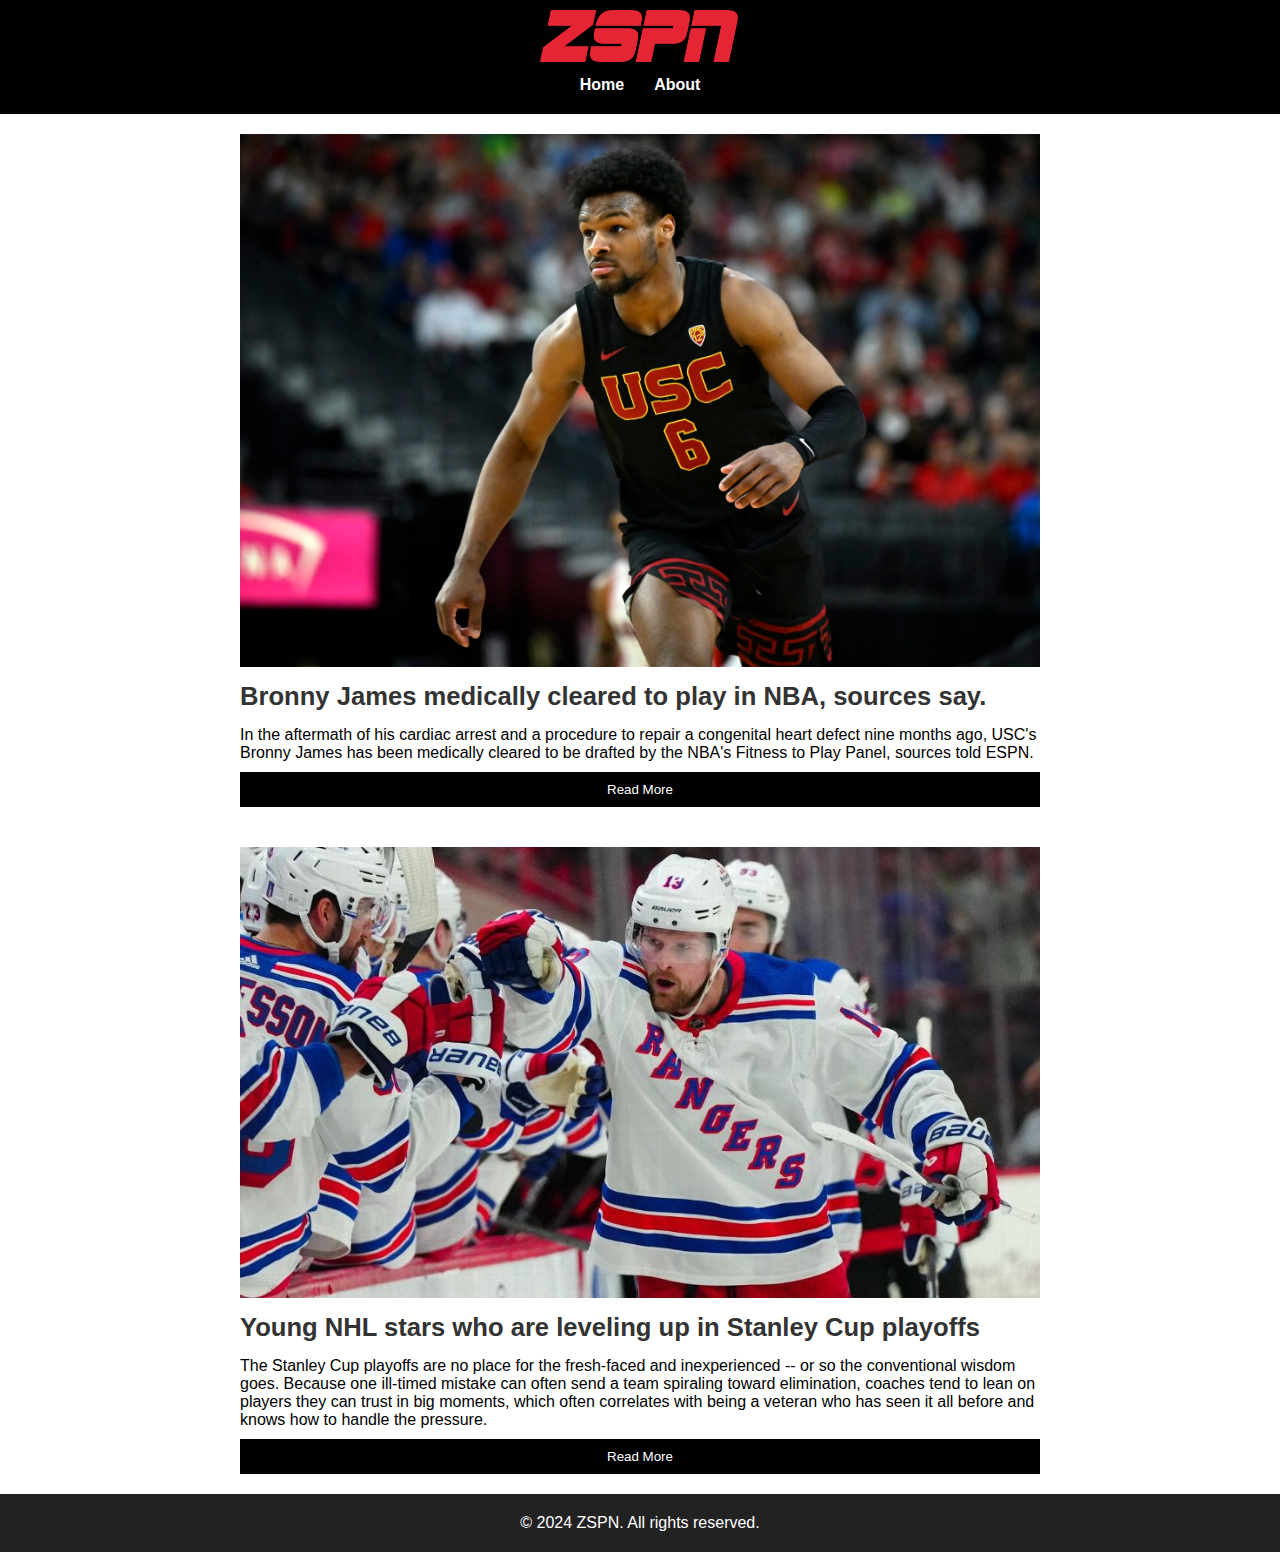
<file: index.html>
<!DOCTYPE html>
<html lang="en">
<head>
    <meta charset="UTF-8">
    <meta name="viewport" content="width=device-width, initial-scale=1.0">
    <title>ZSPN | Sports News & Entertainment</title>
    <link rel="stylesheet" href="assets/css/main.css">
</head>
<body>
    <header>
        <a href="index.html" class="logo-link">
            <img src="assets/images/logo.png" alt="ZSPN logo">
        </a>
        <nav>
            <ul>
                <li><a href="index.html">Home</a></li>
                <li><a href="about.html">About</a></li>
            </ul>
        </nav>
    </header>
    <main>
        <section class="blog-post">
            <article>
                <img src="assets/images/post1.jpg" alt="Bronny James of USC">
                <h3>Bronny James medically cleared to play in NBA, sources say.</h3>
                <p>In the aftermath of his cardiac arrest and a procedure to repair a congenital heart defect nine months ago, 
                    USC's Bronny James has been medically cleared to be drafted by the NBA's Fitness to Play Panel, sources told ESPN.</p>
                <a href="post1.html"><button>Read More</button></a>
            </article>
            <article>
                <img src="assets/images/post2.jpg" alt="NHL stars in the playoffs">
                <h3>Young NHL stars who are leveling up in Stanley Cup playoffs</h3>
                <p>The Stanley Cup playoffs are no place for the fresh-faced and inexperienced -- or so the conventional wisdom goes. Because one ill-timed mistake can often send a team spiraling toward elimination, 
                    coaches tend to lean on players they can trust in big moments, which often correlates with being a veteran who has seen it all before and knows how to handle the pressure.</p>
                    <a href="post2.html"><button>Read More</button></a>
            </article>
    </section>
    </main>
    <footer>
        <p>© 2024 ZSPN. All rights reserved.</p>
    </footer>
</body>
</html>
</file>
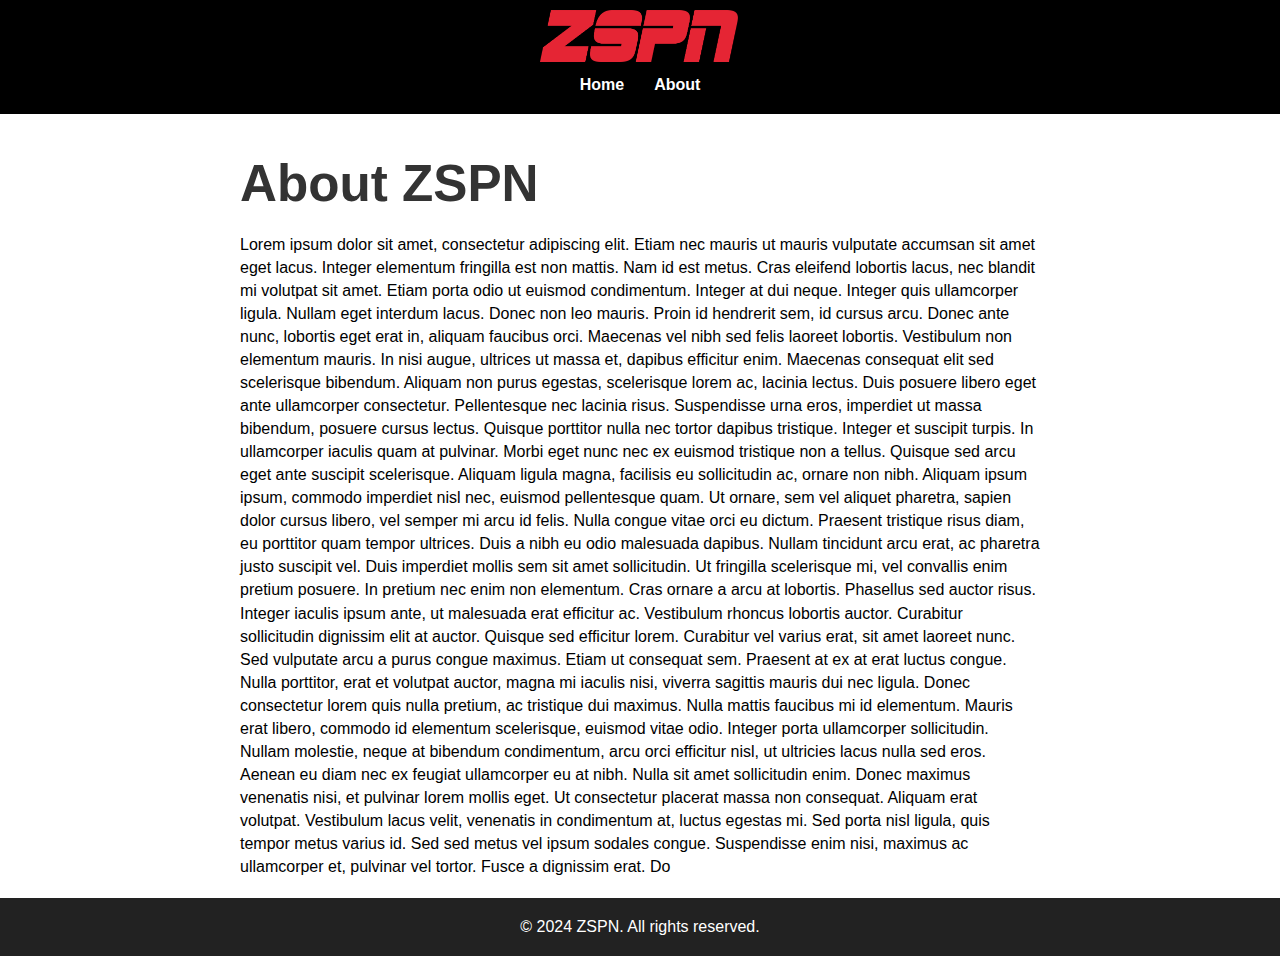
<file: about.html>
<!DOCTYPE html>
<html lang="en">

<head>
    <meta charset="UTF-8">
    <meta name="viewport" content="width=device-width, initial-scale=1.0">
    <title>About Us - ZSPN</title>
    <link rel="stylesheet" href="assets/css/main.css">
</head>

<body>
    <header>
        <a href="index.html" class="logo-link">
            <img src="assets/images/logo.png" alt="ZSPN logo">
        </a>
        <nav>
            <ul>
                <li><a href="index.html">Home</a></li>
                <li><a href="about.html">About</a></li>
            </ul>
        </nav>
    </header>

    <main>
        <article>
            <h1>About ZSPN</h1>
            <section class="blog-content">
                <p> Lorem ipsum dolor sit amet, consectetur adipiscing elit. Etiam nec mauris ut mauris vulputate
                    accumsan sit amet eget lacus. Integer elementum fringilla est non mattis. Nam id est metus. Cras
                    eleifend lobortis lacus, nec blandit mi volutpat sit amet. Etiam porta odio ut euismod condimentum.
                    Integer at dui neque. Integer quis ullamcorper ligula. Nullam eget interdum lacus. Donec non leo
                    mauris. Proin id hendrerit sem, id cursus arcu.

                    Donec ante nunc, lobortis eget erat in, aliquam faucibus orci. Maecenas vel nibh sed felis laoreet
                    lobortis. Vestibulum non elementum mauris. In nisi augue, ultrices ut massa et, dapibus efficitur
                    enim. Maecenas consequat elit sed scelerisque bibendum. Aliquam non purus egestas, scelerisque lorem
                    ac, lacinia lectus. Duis posuere libero eget ante ullamcorper consectetur.

                    Pellentesque nec lacinia risus. Suspendisse urna eros, imperdiet ut massa bibendum, posuere cursus
                    lectus. Quisque porttitor nulla nec tortor dapibus tristique. Integer et suscipit turpis. In
                    ullamcorper iaculis quam at pulvinar. Morbi eget nunc nec ex euismod tristique non a tellus. Quisque
                    sed arcu eget ante suscipit scelerisque. Aliquam ligula magna, facilisis eu sollicitudin ac, ornare
                    non nibh. Aliquam ipsum ipsum, commodo imperdiet nisl nec, euismod pellentesque quam. Ut ornare, sem
                    vel aliquet pharetra, sapien dolor cursus libero, vel semper mi arcu id felis. Nulla congue vitae
                    orci eu dictum. Praesent tristique risus diam, eu porttitor quam tempor ultrices. Duis a nibh eu
                    odio malesuada dapibus. Nullam tincidunt arcu erat, ac pharetra justo suscipit vel. Duis imperdiet
                    mollis sem sit amet sollicitudin. Ut fringilla scelerisque mi, vel convallis enim pretium posuere.

                    In pretium nec enim non elementum. Cras ornare a arcu at lobortis. Phasellus sed auctor risus.
                    Integer iaculis ipsum ante, ut malesuada erat efficitur ac. Vestibulum rhoncus lobortis auctor.
                    Curabitur sollicitudin dignissim elit at auctor. Quisque sed efficitur lorem. Curabitur vel varius
                    erat, sit amet laoreet nunc. Sed vulputate arcu a purus congue maximus. Etiam ut consequat sem.
                    Praesent at ex at erat luctus congue. Nulla porttitor, erat et volutpat auctor, magna mi iaculis
                    nisi, viverra sagittis mauris dui nec ligula. Donec consectetur lorem quis nulla pretium, ac
                    tristique dui maximus. Nulla mattis faucibus mi id elementum. Mauris erat libero, commodo id
                    elementum scelerisque, euismod vitae odio.

                    Integer porta ullamcorper sollicitudin. Nullam molestie, neque at bibendum condimentum, arcu orci
                    efficitur nisl, ut ultricies lacus nulla sed eros. Aenean eu diam nec ex feugiat ullamcorper eu at
                    nibh. Nulla sit amet sollicitudin enim. Donec maximus venenatis nisi, et pulvinar lorem mollis eget.
                    Ut consectetur placerat massa non consequat. Aliquam erat volutpat. Vestibulum lacus velit,
                    venenatis in condimentum at, luctus egestas mi. Sed porta nisl ligula, quis tempor metus varius id.
                    Sed sed metus vel ipsum sodales congue. Suspendisse enim nisi, maximus ac ullamcorper et, pulvinar
                    vel tortor. Fusce a dignissim erat. Do </p>
            </section>
        </article>
    </main>
    </main>
    <footer>
        <p>© 2024 ZSPN. All rights reserved.</p>
    </footer>
</body>

</html>
</body>
</file>
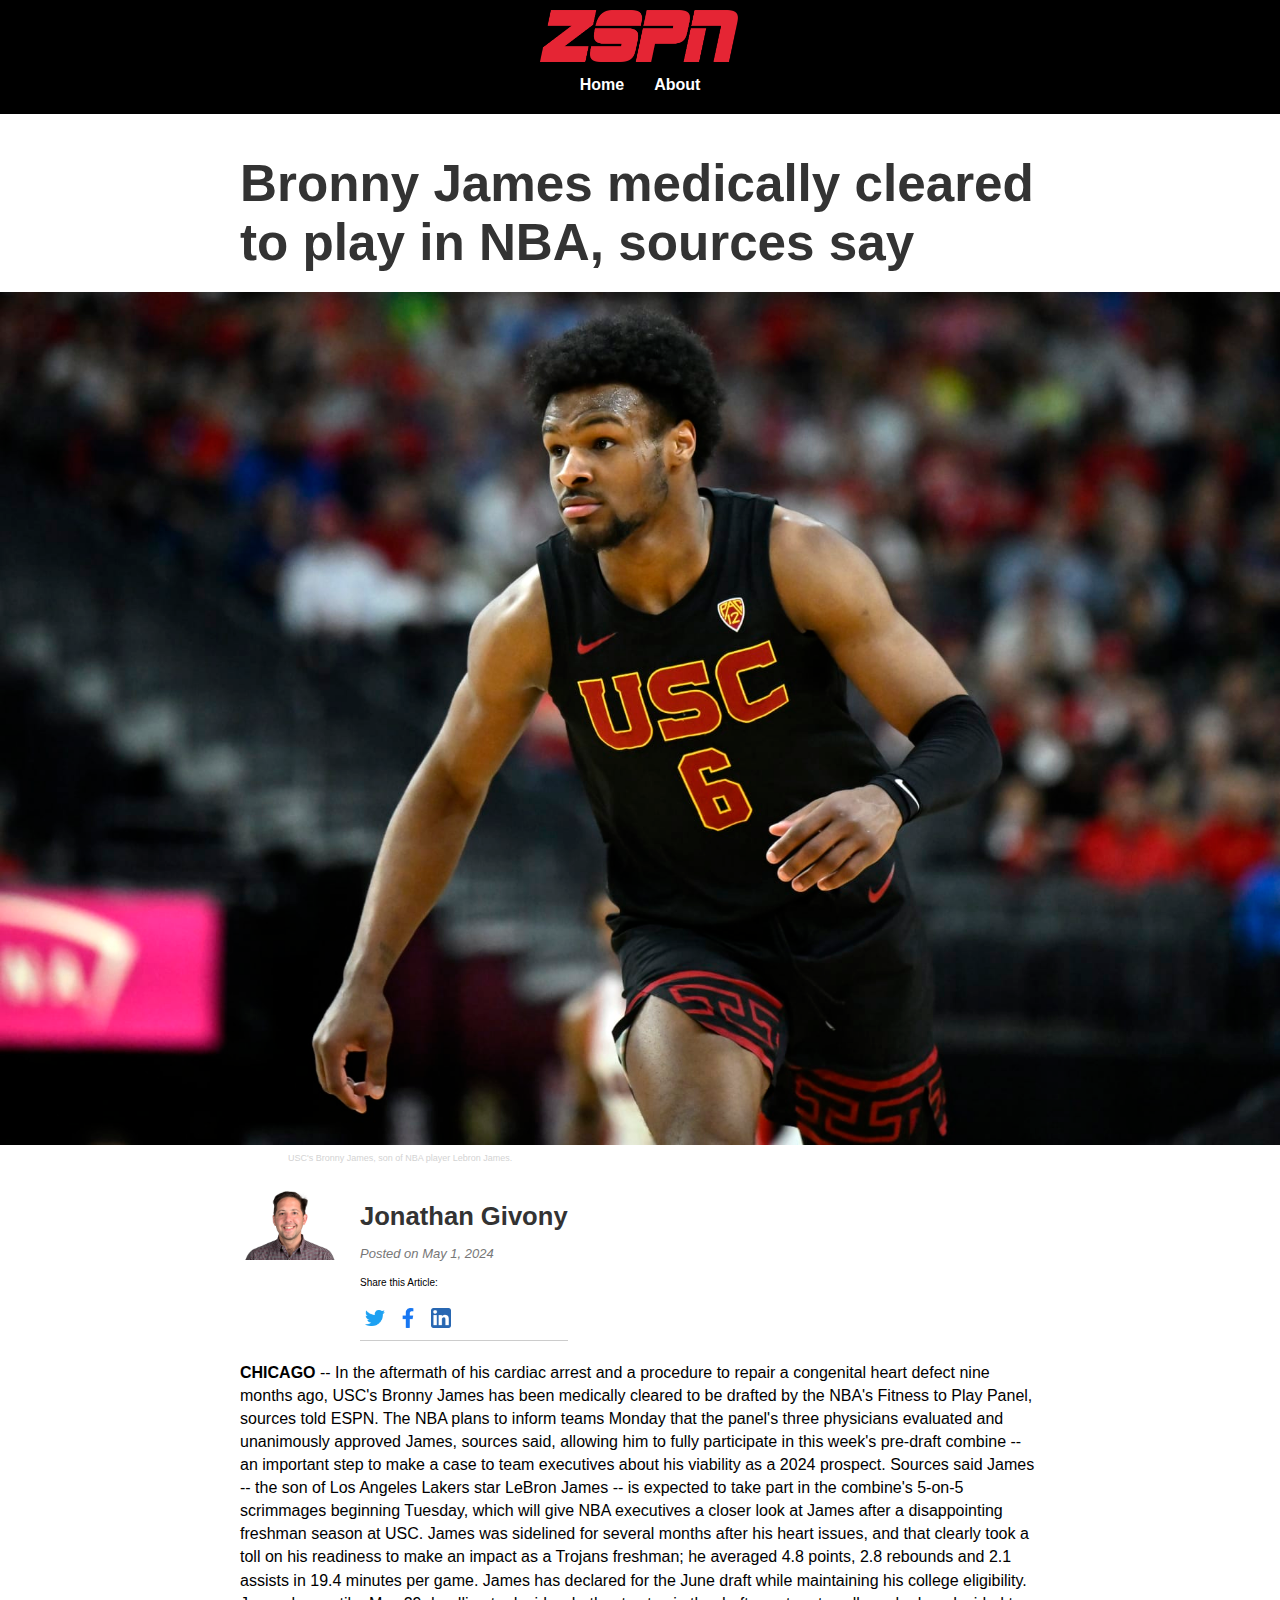
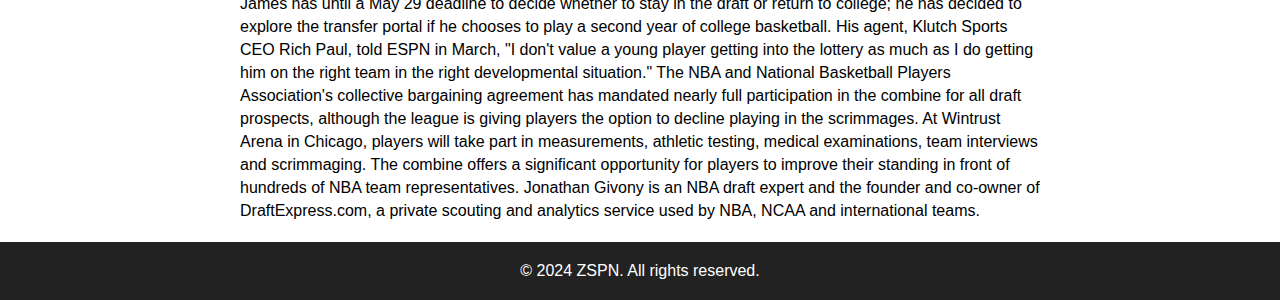
<file: post1.html>
<!DOCTYPE html>
<html lang="en">

<head>
    <meta charset="UTF-8">
    <meta name="viewport" content="width=device-width, initial-scale=1.0">
    <title>Bronny James medically cleared to play in NBA, sources say - ZSPN</title>
    <link rel="stylesheet" href="assets/css/main.css">
</head>

<body>
    <header>
        <a href="index.html" class="logo-link">
            <img src="assets/images/logo.png" alt="ZSPN logo">
        </a>
        <nav>
            <ul>
                <li><a href="index.html">Home</a></li>
                <li><a href="about.html">About</a></li>
            </ul>
        </nav>
    </header>
    <main>
        <article>
            <h1>Bronny James medically cleared to play in NBA, sources say</h1>
            <section class="full-width-image">
                <figure><img src="assets/images/post1.jpg" alt="Descriptive Alt Text for Image">
                    <figcaption>USC's Bronny James, son of NBA player Lebron James.</figcaption>
                </figure>
            </section>
            <section class="author-info">
                <img src="assets/images/author.png" alt="Author Name">
                <div>
                    <h3>Jonathan Givony</h3>
                    <p class="date">Posted on May 1, 2024</p>
                    <p class="sharing-label">Share this Article:</p>
                    <p class="social-sharing">
                        <a href=""><img src="assets/images/tw_icon.webp"></a>
                        <a href=""><img src="assets/images/fb_icon.webp"></a>
                        <a href=""><img src="assets/images/li_icon.webp"></a>
                    </p>
                </div>
            </section>
            <section class="blog-content">
                <p> <strong>CHICAGO</strong> -- In the aftermath of his cardiac arrest and a procedure to repair a
                    congenital heart
                    defect nine months ago,
                    USC's Bronny James has been medically cleared to be drafted by the NBA's Fitness to Play Panel,
                    sources told ESPN. The NBA plans to inform teams Monday that the panel's
                    three physicians evaluated and unanimously approved James, sources said, allowing him to fully
                    participate in this week's pre-draft combine -- an important step to make a
                    case to team executives about his viability as a 2024 prospect. Sources said James -- the son of Los
                    Angeles Lakers star LeBron James -- is expected to take part in the combine's
                    5-on-5 scrimmages beginning Tuesday, which will give NBA executives a closer look at James after a
                    disappointing freshman season at USC.
                    James was sidelined for several months after his heart issues, and that clearly took a toll on his
                    readiness to make an impact as a Trojans freshman; he
                    averaged 4.8 points, 2.8 rebounds and 2.1 assists in 19.4 minutes per game. James has declared for
                    the June draft while maintaining his college eligibility.
                    James has until a May 29 deadline to decide whether to stay in the draft or return to college; he
                    has decided to explore the transfer portal if he chooses to play a second year of college
                    basketball.
                    His agent, Klutch Sports CEO Rich Paul, told ESPN in March, "I don't value a young player getting
                    into the lottery as much as I do getting him on the right team in the right developmental
                    situation."
                    The NBA and National Basketball Players Association's collective bargaining agreement has mandated
                    nearly full participation in the combine for all draft prospects, although the league is giving
                    players
                    the option to decline playing in the scrimmages. At Wintrust Arena in Chicago, players will take
                    part in measurements, athletic testing, medical examinations, team interviews and scrimmaging.
                    The combine offers a significant opportunity for players to improve their standing in front of
                    hundreds of NBA team representatives. Jonathan Givony is an NBA draft expert and the
                    founder and co-owner of DraftExpress.com, a private scouting and analytics service used by NBA, NCAA
                    and international teams. </p>
            </section>
        </article>
    </main>
    <footer>
        <p>© 2024 ZSPN. All rights reserved.</p>
    </footer>
</body>

</html>
</file>
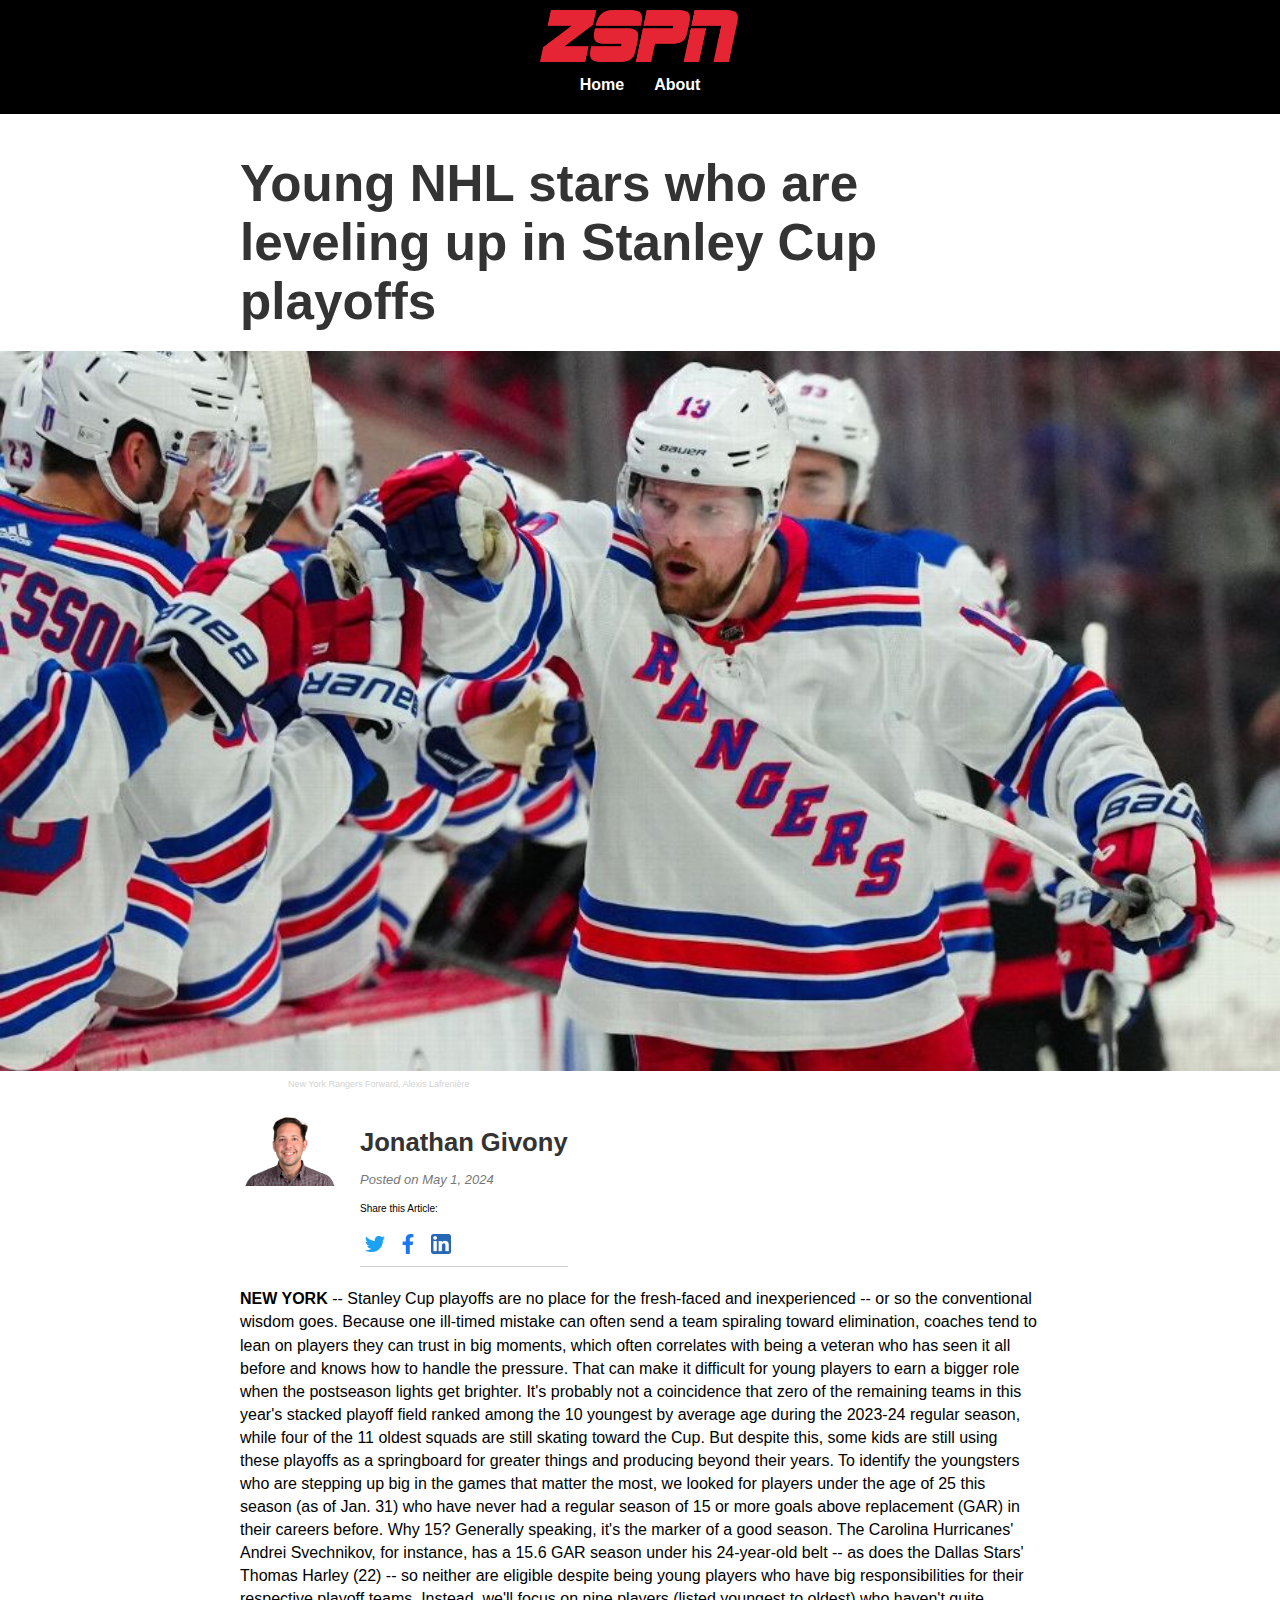
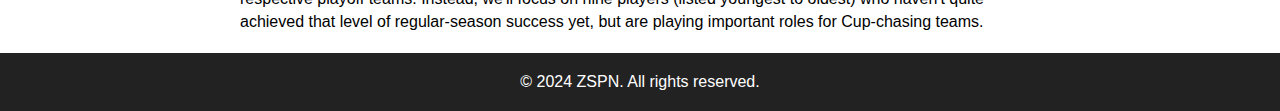
<file: post2.html>
<!DOCTYPE html>
<html lang="en">
<head>
    <meta charset="UTF-8">
    <meta name="viewport" content="width=device-width, initial-scale=1.0">
    <title>Young NHL stars who are leveling up in Stanley Cup playoffs - ZSPN</title>
    <link rel="stylesheet" href="assets/css/main.css">
</head>
<body>
    <header>
        <a href="index.html" class="logo-link">
            <img src="assets/images/logo.png" alt="ZSPN logo">
        </a>
        <nav>
            <ul>
                <li><a href="index.html">Home</a></li>
                <li><a href="about.html">About</a></li>
            </ul>
        </nav>
    </header>
    <main>
        <article>
            <h1>Young NHL stars who are leveling up in Stanley Cup playoffs</h1>
            <section class="full-width-image"><figure><img src="assets/images/post2.jpg" alt="Descriptive Alt Text for Image"><figcaption>New York Rangers Forward, Alexis Lafrenière</figcaption></figure></section>
            <section class="author-info">
                <img src="assets/images/author.png" alt="Author Name">
                <div>
                    <h3>Jonathan Givony</h3>
                    <p class="date">Posted on May 1, 2024</p>
                    <p class="sharing-label">Share this Article:</p>
                    <p class="social-sharing">
                        <a href=""><img src="assets/images/tw_icon.webp"></a>
                        <a href=""><img src="assets/images/fb_icon.webp"></a>
                        <a href=""><img src="assets/images/li_icon.webp"></a>
                    </p>
                </div>
            </section>
            <section class="blog-content">
                <p><strong>NEW YORK</strong> -- Stanley Cup playoffs are no place for the fresh-faced and inexperienced -- or so the conventional wisdom goes. Because one ill-timed mistake can often send a team spiraling toward elimination, coaches tend to lean on players they can 
                    trust in big moments, which often correlates with being a veteran who has seen it all before and knows how to handle the pressure. That can make it difficult for young players to earn a bigger role when the postseason lights get brighter. 
                    It's probably not a coincidence that zero of the remaining teams in this year's stacked playoff field ranked among the 10 youngest by average age during the 2023-24 regular season, while four of the 11 oldest squads are still 
                    skating toward the Cup. But despite this, some kids are still using these playoffs as a springboard for greater things and producing beyond their years. To identify the youngsters who are stepping up big in the games that matter the most, 
                    we looked for players under the age of 25 this season (as of Jan. 31) who have never had a regular season of 15 or more goals above replacement (GAR) in their careers before. Why 15? Generally speaking, it's the marker of a good season. 
                    The Carolina Hurricanes' Andrei Svechnikov, for instance, has a 15.6 GAR season under his 24-year-old belt -- as does the Dallas Stars' Thomas Harley (22) -- so neither are eligible despite being young players who have big responsibilities 
                    for their respective playoff teams. Instead, we'll focus on nine players (listed youngest to oldest) who haven't quite achieved that level of regular-season success yet, but are playing important roles for Cup-chasing teams.</p>                   
            </section>
        </article>
    </main>
    <footer>
        <p>© 2024 ZSPN. All rights reserved.</p>
    </footer>
</body>
</html>
</file>
<file: assets/css/main.css>
/* main.css */
@import url('post.css');
@import url('image-caption.css');
@import url('footer.css');
@import url('nav.css');

/* Reset and base styles */
body, p, ul, li, button {
    margin: 0;
    padding: px;
    border: none;
    list-style: none;
    font-family: Arial, sans-serif;
}
h1 {
    font-size: 4vw; /* Scales size based on the width of the viewport */
    color: #333;
    margin: 20px 0;
}

h3 {
    font-size: 2vw;
    color: #333;
    margin: 15px 0;
}

/* Adjust font size on smaller screens */
@media (max-width: 600px) {
    h1 {
        font-size: 5.5vw; /* Increases size slightly as the viewport narrows */
    }
    h3 {
        font-size: 4vw;
    }
}

.logo-link {
    display: inline-block; /* Ensures the link fits the size of the image */
    width: 20%; /* Adjust this percentage based on your design needs */
    max-width: 200px; /* Maximum size the logo can reach */
    min-width: 100px; /* Minimum size of the logo */
}

.logo-link img {
    width: 100%; /* Makes the image scale within the link container */
    height: auto; /* Maintains the aspect ratio */
    display: block; /* Removes any extra space around the image */
}

/* Responsive adjustments for smaller screens */
@media (max-width: 768px) {
    .logo-link {
        width: 30%; /* Allows the logo to be slightly larger on smaller screens */
    }
}


header, nav, main, article, section, footer {
    display: block;
}

/* Main content */

main {
    width: 100%; /* Ensures that main element fills the entire width of the viewport */
    max-width: 100%; /* Prevents any overflow beyond the viewport width */
    padding: 0; /* Removes any padding that might cause issues with full width */
    margin: 0 auto; /* Centers the main content if needed, adjust as per design */
    display: grid;
}

article img {
    width: 100%; /* Makes image fill the width of the article */
    height: auto; /* Maintains aspect ratio */
    display: block; /* Removes extra space below the image */
}

.full-width-image img {
    width: 100vw; /* Ensures the image is as wide as the viewport */
    position: relative; /* Adjust position if needed */
    left: 50%;
    right: 50%;
    margin-left: -50vw;
    margin-right: -50vw;
}

button {
    background-color: #000;
    color: white;
    padding: 10px 20px;
    margin-top: 10px;
    cursor: pointer;
    width: 100%;

}

button:hover {
    background-color: #E52534;
}
</file>
